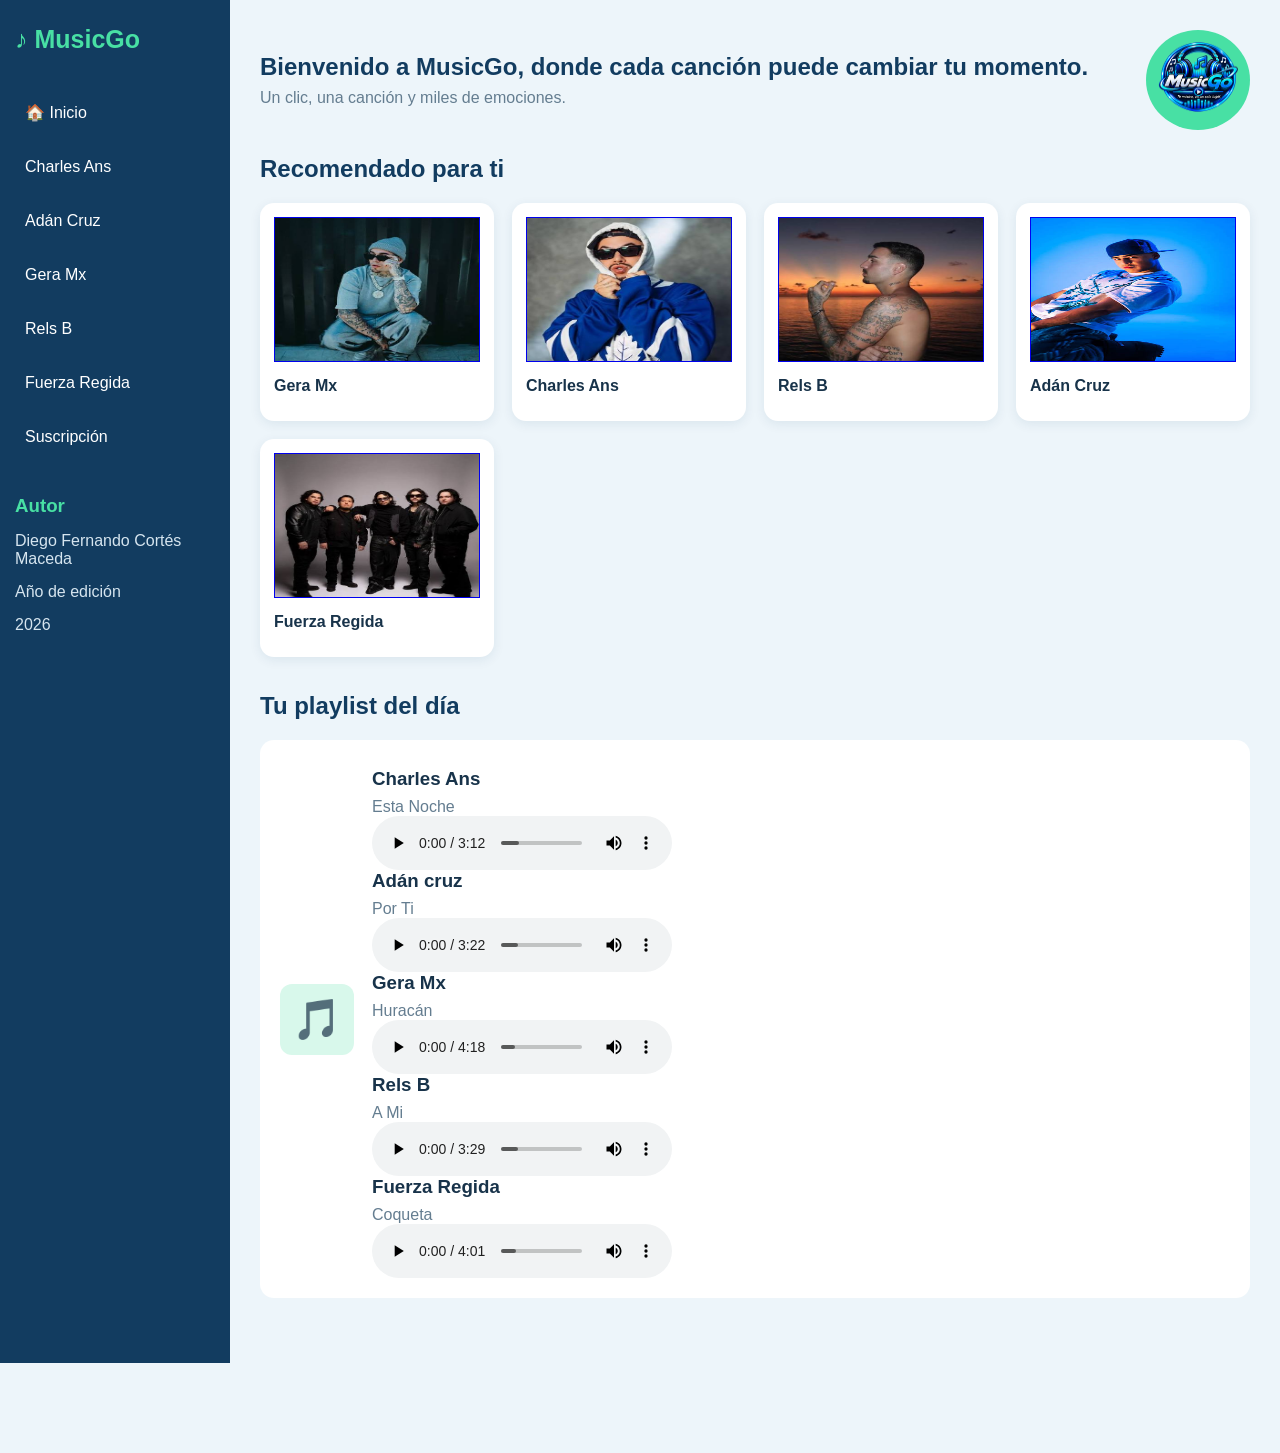
<file: index.html>
<!DOCTYPE html>
<html lang="es">
<head>
    <meta charset="UTF-8">
    <meta name="viewport" content="width=device-width, initial-scale=1.0">
    <title>MusicGo | Tu música</title>
    <link rel="stylesheet" href="estilos.css">
</head>
<body>
    <div class="contenedor">
        <aside class="menu">
            <h1 class="logo">♪ MusicGo</h1>
            <nav>
                <a href="index.html">🏠 Inicio</a>
                <a href="charles.html">Charles Ans</a>
                <a href="adan.html">Adán Cruz</a>
                <a href="gera.html">Gera Mx</a>
                <a href="rels.html">Rels B</a>
                <a href="fuerza.html">Fuerza Regida</a>
                <a href="formulario.html">Suscripción</a>
            </nav>
            <div class="menu-extra">
             <h3>Autor</h3>
                <p>Diego Fernando Cortés Maceda</p>
                <p>Año de edición</p>
                <p>2026</p>
             </aside>

        <main class="contenido" id="inicio">
            <header class="encabezado">
                <div>
                    <h2>Bienvenido a MusicGo, donde cada canción puede cambiar tu momento.</h2>
                    <p>Un clic, una canción y miles de emociones.</p>
                </div>
                <div class="perfil"><img src="logo.png" height="70" width="80" border=""></div>
            </header>

            <section class="seccion" id="biblioteca">
                <h2>Recomendado para ti</h2>
                <div class="canciones">
                    <article class="tarjeta">
                    <a href="gera.html">
                        <div class="portada portada1"><img src="gera.jpg" height="145" width="210" border="1"></div>
                        </a>
                        <h3>Gera Mx</h3>
                        <p></p>
                    </article>
                    <article class="tarjeta">
                    <a href="charles.html">
                        <div class="portada portada2"><img src="charles.jpg" height="145" width="210" border="1"></div>
                        </a>
                        <h3>Charles Ans</h3>
                        <p></p>
                    </article>
                    <article class="tarjeta">
                    <a href="rels.html">
                        <div class="portada portada3"><img src="rels.jpg" height="145" width="210" border="1"></div>
                        </a>
                        <h3>Rels B</h3>
                        <p></p>
                    </article>
                    <article class="tarjeta">
                    <a href="adan.html">
                        <div class="portada portada4"><img src="adan.jpg" height="145" width="210" border="1"></div>
                        </a>
                        <h3>Adán Cruz</h3>
                        <p></p>
                    </article>
                    <article class="tarjeta">
                    <a href="fuerza.html">
                        <div class="portada portada4"><img src="fuerza.jpg" height="145" width="210" border="1"></div>
                        </a>
                        <h3>Fuerza Regida</h3>
                        <p></p>
                    </article>
                </div>
            </section>

            <section class="seccion">
                <h2>Tu playlist del día</h2>
                <div class="playlist">
                    <span>🎵</span>
                    <div>
                        <h3></h3>
                        <p></p>
                        <div style="display:flex; flex-direction:column; gap:10px margin-top:15">
                        <h3>Charles Ans</h3>
                        <p>Esta Noche</p>
                        <audio controls src="audio 1.mp3"></audio>
                        <h3>Adán cruz</h3>
                        <p>Por Ti</p>
                        <audio controls src="audio 2.mp3"></audio>
                        <h3>Gera Mx</h3>
                        <p>Huracán</p>
                        <audio controls src="audio 3.mp3"></audio>
                        <h3>Rels B</h3>
                        <p>A Mi</p>
                        <audio controls src="audio 4.mp3"></audio>
                        <h3>Fuerza Regida</h3>
                        <p>Coqueta</p>
                        <audio controls src="audio 5.mp3"></audio>
                    </div>
                </div>
            </section>
        </main>
    </div>


    <script>
        function reproducir(cancion) {
            document.getElementById("titulo").textContent = cancion;
        }
    </script>
</body>
</html>
</file>
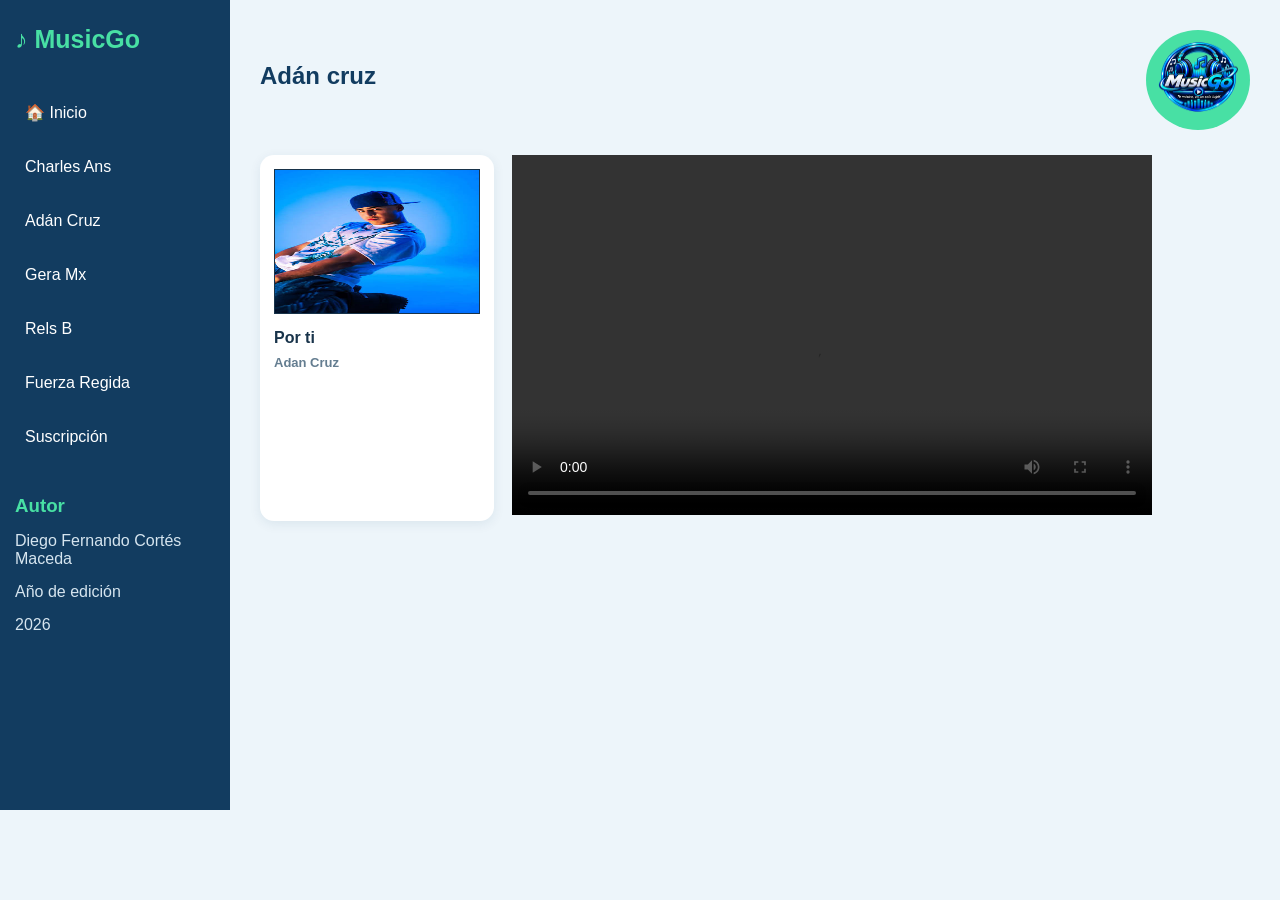
<file: adan.html>
<!DOCTYPE html>
<html lang="es">
<head>
    <meta charset="UTF-8">
    <meta name="viewport" content="width=device-width, initial-scale=1.0">
    <title>BlueMusic | Tu música</title>
    <link rel="stylesheet" href="estilos.css">
</head>
<body>
    <div class="contenedor">
        <aside class="menu">
            <h1 class="logo">♪ MusicGo</h1>
            <nav>
                <a href="index.html">🏠 Inicio</a>
                <a href="charles.html">Charles Ans</a>
                <a href="adan.html">Adán Cruz</a>
                <a href="gera.html">Gera Mx</a>
                <a href="rels.html">Rels B</a>
                <a href="fuerza.html">Fuerza Regida</a>
                <a href="formulario.html">Suscripción</a>
            </nav>
            <div class="menu-extra">
               <h3>Autor</h3>
                <p>Diego Fernando Cortés Maceda</p>
                <p>Año de edición</p>
                <p>2026</p>
            </div>
        </aside>

         <main class="contenido" id="inicio">
            <header class="encabezado">
                <div>
                <h2>Adán cruz</h2>    
                </div>
                <div class="perfil"><img src="logo.png" height="70" width="80" border=""></div>
            </header>

            <section id="buscar">
             <h2></h2> 
            </section><h2>  
<section class="seccion" id="biblioteca">
                <div class="canciones">
                    <article class="tarjeta">
                        <div class="portada portada1"><img src="adan.jpg" height="145" width="210" border="1"></div>
                        <h3>Por ti</h3>
                        <p>Adan Cruz</p>
                    </article>
<center>
<video width="640" height="360" controls="">
<source src="video 2.mp4" type="video/mp4">
</video>
</div>
</center>
</body>
</html>
</file>
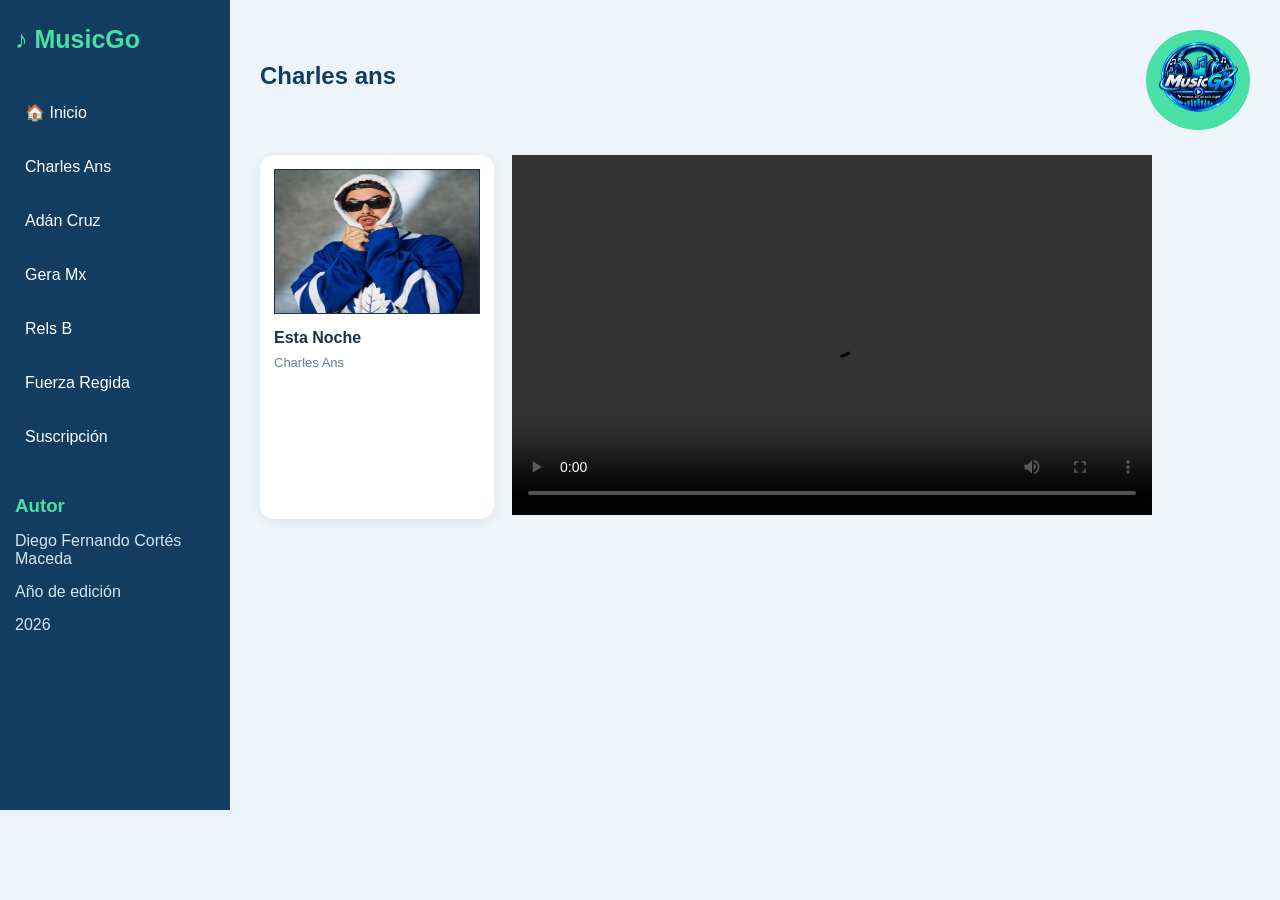
<file: charles.html>
<!DOCTYPE html>
<html lang="es">
<head>
    <meta charset="UTF-8">
    <meta name="viewport" content="width=device-width, initial-scale=1.0">
    <title>BlueMusic | Tu música</title>
    <link rel="stylesheet" href="estilos.css">
</head>
<body>
    <div class="contenedor">
        <aside class="menu">
            <h1 class="logo">♪ MusicGo</h1>
            <nav>
                <a href="index.html">🏠 Inicio</a>
                <a href="charles.html">Charles Ans</a>
                <a href="adan.html">Adán Cruz</a>
                <a href="gera.html">Gera Mx</a>
                <a href="rels.html">Rels B</a>
                <a href="fuerza.html">Fuerza Regida</a>
                <a href="formulario.html">Suscripción</a>
            </nav>
            <div class="menu-extra">
            <h3>Autor</h3>
         <p>Diego Fernando Cortés Maceda</p>
          <p>Año de edición</p>
                <p>2026</p>
        </aside>

        <main class="contenido" id="inicio">
            <header class="encabezado">
                <div>
                <h2>Charles ans</h2>    
                </div>
                <div class="perfil"><img src="logo.png" height="70" width="80" border=""></div>
            </header>

            <section id="buscar">
              
            </section>

            

            <section class="seccion" id="biblioteca">
                <div class="canciones">
                    <article class="tarjeta">
                        <div class="portada portada1"><img src="charles.jpg" height="145" width="210" border="1"></div>
                        <h3>Esta Noche</h3>
                        <p>Charles Ans</p>
                    </article>
<center>
<video width="640" height="360" controls="">
<source src="video 1.mp4" type="video/mp4">
</video>
</div>
</center>
</body>
</html>
</file>
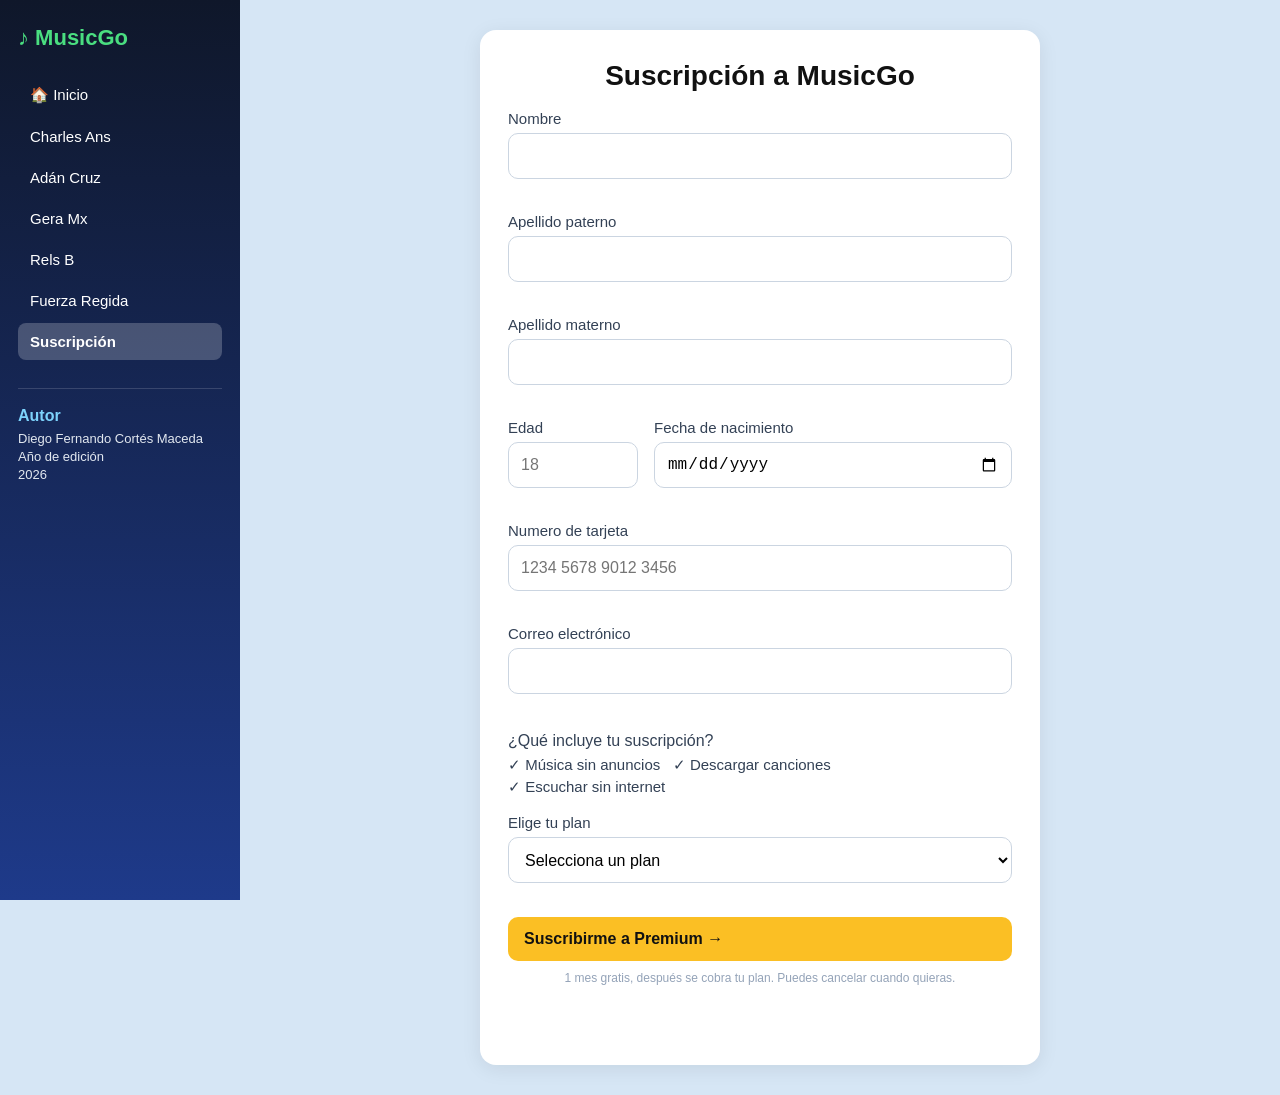
<file: formulario.html>
<!DOCTYPE html>
<html lang="es">
<head>
<meta charset="UTF-8">
<meta name="viewport" content="width=device-width, initial-scale=1.0">
<title>Suscripción a MusicGo</title>
<link rel="stylesheet" href="estilos_actualizados.css">
<script src="validaciones_actualizadas.js" defer></script>
</head>
<body>
<div class="contenedor">

<aside class="menu">
<h1 class="logo">♪ MusicGo</h1>
<nav>
<a href="index.html#inicio">🏠 Inicio</a>
<a href="index.html#charles">Charles Ans</a>
<a href="index.html#adan">Adán Cruz</a>
<a href="index.html#gera">Gera Mx</a>
<a href="index.html#rels">Rels B</a>
<a href="index.html#fuerza">Fuerza Regida</a>
<a href="formulario.html" class="activo">Suscripción</a>
</nav>
<div class="menu-extra">
<h3>Autor</h3>
<p>Diego Fernando Cortés Maceda</p>
<p>Año de edición</p>
<p>2026</p>
</aside>

<main class="contenido">
<form id="formulario" novalidate>
<h1 class="titulo-suscripcion">Suscripción a MusicGo</h1>

<label for="nombre">Nombre</label>
<input type="text" id="nombre" maxlength="100" required>
<small class="error" id="error-nombre"></small>

<label for="paterno">Apellido paterno</label>
<input type="text" id="paterno" maxlength="100" required>
<small class="error" id="error-paterno"></small>

<label for="materno">Apellido materno</label>
<input type="text" id="materno" maxlength="100" required>
<small class="error" id="error-materno"></small>

<div class="fila">
<div class="campo-edad">
<label for="edad">Edad</label>
<input type="text" id="edad" inputmode="numeric" maxlength="3" placeholder="18" required>
<small class="error" id="error-edad"></small>
</div>
<div class="campo-fecha">
<label for="fecha">Fecha de nacimiento</label>
<input type="date" id="fecha" required>
<small class="error" id="error-fecha"></small>
</div>
</div>

<label for="tarjeta">Numero de tarjeta</label>
<input type="text" id="tarjeta" placeholder="1234 5678 9012 3456" inputmode="numeric" maxlength="19" required>
<small class="error" id="error-tarjeta"></small>

<label for="email">Correo electrónico</label>
<input type="email" id="email" required>
<small class="error" id="error-email"></small>

<p class="titulo-incluye">¿Qué incluye tu suscripción?</p>
<p class="incluye">✓ Música sin anuncios &nbsp; ✓ Descargar canciones</p>
<p class="incluye">✓ Escuchar sin internet</p>

<label for="plan">Elige tu plan</label>
<select id="plan" required>
<option value="">Selecciona un plan</option>
<option value="individual">Individual - $129 / mes</option>
<option value="estudiantes">Estudiantes - $69 / mes</option>
<option value="duo">Duo - $169 / mes</option>
<option value="familiar">Familiar - $199 / mes</option>
</select>
<small class="error" id="error-plan"></small>

<button type="submit" class="btn-premium">Suscribirme a Premium →</button>
<p class="nota">1 mes gratis, después se cobra tu plan. Puedes cancelar cuando quieras.</p>
<p id="mensaje" role="status" aria-live="polite"></p>

</form>
</main>
</div>
</body>
</html>
</file>
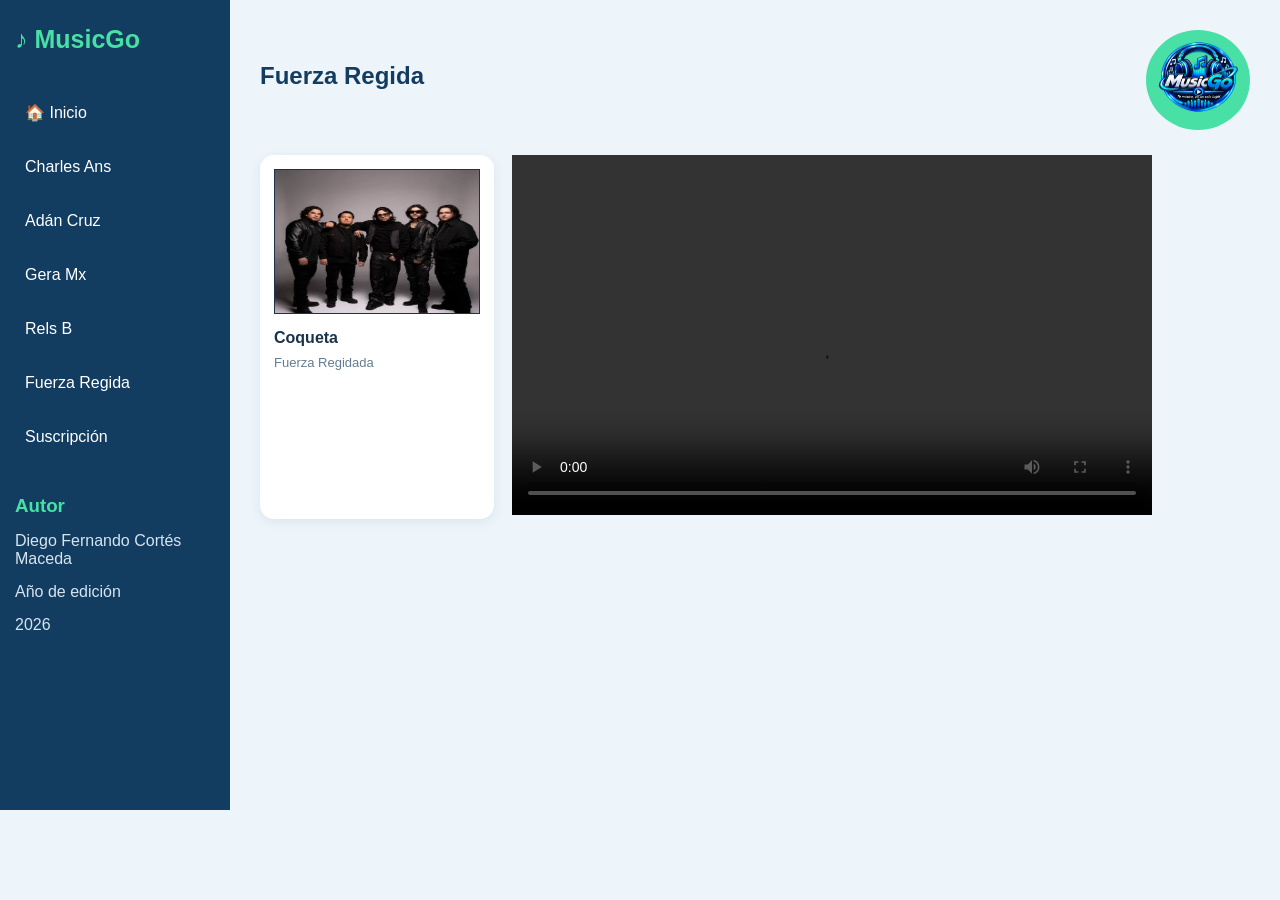
<file: fuerza.html>
<!DOCTYPE html>
<html lang="es">
<head>
    <meta charset="UTF-8">
    <meta name="viewport" content="width=device-width, initial-scale=1.0">
    <title>BlueMusic | Tu música</title>
    <link rel="stylesheet" href="estilos.css">
</head>
<body>
    <div class="contenedor">
        <aside class="menu">
            <h1 class="logo">♪ MusicGo</h1>
            <nav>
                <a href="index.html">🏠 Inicio</a>
                <a href="charles.html">Charles Ans</a>
                <a href="adan.html">Adán Cruz</a>
                <a href="gera.html">Gera Mx</a>
                <a href="rels.html">Rels B</a>
                <a href="fuerza.html">Fuerza Regida</a>
                <a href="formulario.html">Suscripción</a>
            </nav>
            <div class="menu-extra">
                <h3>Autor</h3>
                <p>Diego Fernando Cortés Maceda</p>
                <p>Año de edición</p>
                <p>2026</p>
            </div>
        </aside>

        <main class="contenido" id="inicio">
            <header class="encabezado">
                <div>
                <h2>Fuerza Regida</h2>    
                </div>
                <div class="perfil"><img src="logo.png" height="70" width="80" border=""></div>
            </header>

            <section id="buscar">
              
            </section>
<section class="seccion" id="biblioteca">
                <div class="canciones">
                    <article class="tarjeta">
                        <div class="portada portada1"><img src="fuerza.jpg" height="145" width="210" border="1"></div>
                        <h3>Coqueta</h3>
                        <p>Fuerza Regidada</p>
                    </article>
<center>
<video width="640" height="360" controls="">
<source src="video 5.mp4" type="video/mp4">
</video>
</div>
</center>
</body>
</html>
</file>
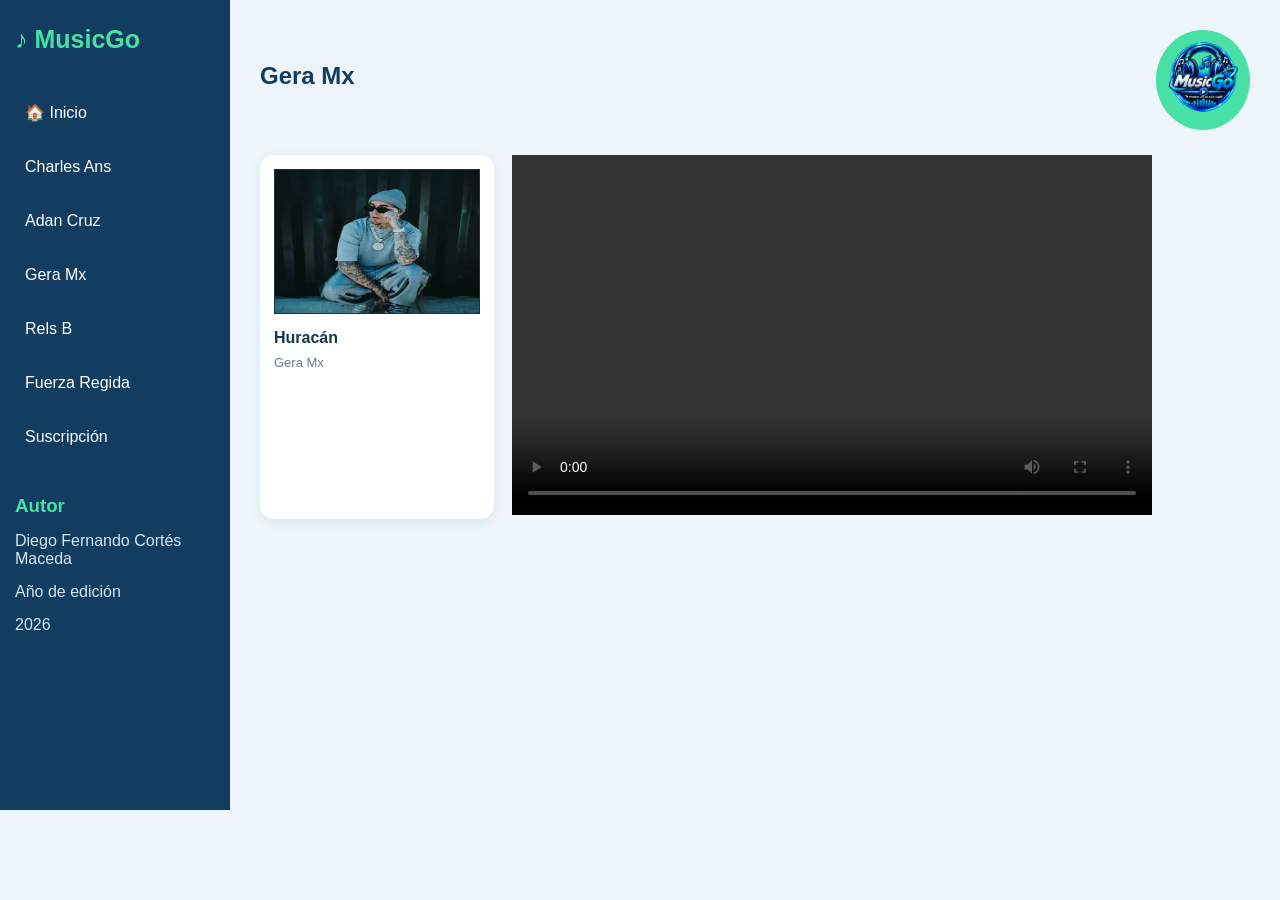
<file: gera.html>
<!DOCTYPE html>
<html lang="es">
<head>
    <meta charset="UTF-8">
    <meta name="viewport" content="width=device-width, initial-scale=1.0">
    <title>BlueMusic | Tu música</title>
    <link rel="stylesheet" href="estilos.css">
</head>
<body>
    <div class="contenedor">
        <aside class="menu">
            <h1 class="logo">♪ MusicGo</h1>
            <nav>
                <a href="index.html">🏠 Inicio</a>
                <a href="charles.html">Charles Ans</a>
                <a href="adan.html">Adan Cruz</a>
                <a href="gera.html">Gera Mx</a>
                <a href="rels.html">Rels B</a>
                <a href="fuerza.html">Fuerza Regida</a>
                <a href="formulario.html">Suscripción</a>
            </nav>
            <div class="menu-extra">
                <h3>Autor</h3>
                <p>Diego Fernando Cortés Maceda</p>
                <p>Año de edición</p>
                <p>2026</p>
            </div>
        </aside>

        <main class="contenido" id="inicio">
            <header class="encabezado">
                <div>
                <h2>Gera Mx</h2>    
                </div>
                <div class="perfil"><img src="logo.png" height="70" width="70" border=""></div>
            </header>

            <section id="buscar">
              
            </section>
<section class="seccion" id="biblioteca">
                <div class="canciones">
                    <article class="tarjeta">
                        <div class="portada portada1"><img src="gera.jpg" height="145" width="210" border="1"></div>
                        <h3>Huracán</h3>
                        <p>Gera Mx</p>
                    </article>
<center>
<video width="640" height="360" controls="">
<source src="video 3.mp4" type="video/mp4">
</video>
</div>
</center>
</body>
</html>
</file>
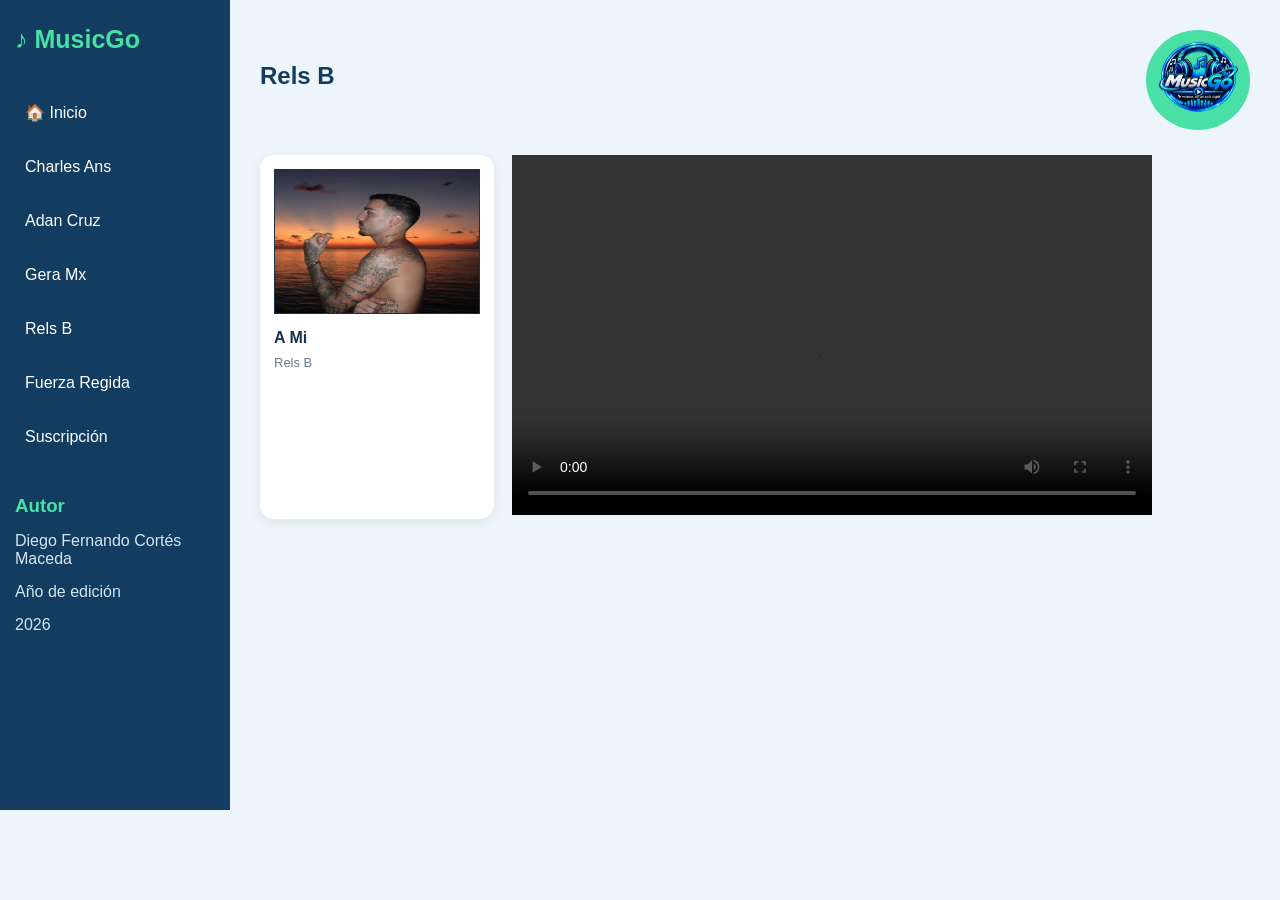
<file: rels.html>
<!DOCTYPE html>
<html lang="es">
<head>
    <meta charset="UTF-8">
    <meta name="viewport" content="width=device-width, initial-scale=1.0">
    <title>BlueMusic | Tu música</title>
    <link rel="stylesheet" href="estilos.css">
</head>
<body>
    <div class="contenedor">
        <aside class="menu">
            <h1 class="logo">♪ MusicGo</h1>
            <nav>
                <a href="index.html">🏠 Inicio</a>
                <a href="charles.html">Charles Ans</a>
                <a href="adan.html">Adan Cruz</a>
                <a href="gera.html">Gera Mx</a>
                <a href="rels.html">Rels B</a>
                <a href="fuerza.html">Fuerza Regida</a>
                <a href="formulario.html">Suscripción</a>
            </nav>
            <div class="menu-extra">
                <h3>Autor</h3>
                <p>Diego Fernando Cortés Maceda</p>
                <p>Año de edición</p>
                <p>2026</p>
            </div>
        </aside>

        <main class="contenido" id="inicio">
            <header class="encabezado">
                <div>
                <h2>Rels B</h2>    
                </div>
                <div class="perfil"><img src="logo.png" height="70" width="80" border=""></div>
            </header>

            <section id="buscar">
              
            </section>
<section class="seccion" id="biblioteca">
                <div class="canciones">
                    <article class="tarjeta">
                        <div class="portada portada1"><img src="rels.jpg" height="145" width="210" border="1"></div>
                        <h3>A Mi</h3>
                        <p>Rels B</p>
                    </article>
<center>
<video width="640" height="360" controls="">
<source src="video 4.mp4" type="video/mp4">
</video>
</div>
</center>
</body>
</html>
</file>
<file: estilos.css>
/* Estilos generales */
* {
    margin: 0;
    padding: 0;
    box-sizing: border-box;
}

body {
    font-family: Arial, sans-serif;
    background-color: #edf5fa;
    color: #18334a;
}

.contenedor {
    display: flex;
    min-height: 100vh;
    padding-bottom: 90px;
}

/* Menu lateral */
.menu {
    width: 230px;
    background-color: #123c60;
    color: white;
    padding: 25px 15px;
    flex-shrink: 0;
}

.logo {
    color: #48e0a4;
    margin-bottom: 35px;
    font-size: 25px;
}

.menu nav a {
    display: block;
    color: white;
    text-decoration: none;
    padding: 14px 10px;
    border-radius: 8px;
    margin-bottom: 8px;
}

.menu nav a:hover {
    background-color: #24577c;
    color: #48e0a4;
}

.menu-extra {
    margin-top: 35px;
}

.menu-extra h3 {
    margin-bottom: 15px;
    color: #48e0a4;
}

.menu-extra p {
    margin: 15px 0;
    color: #d6e5ef;
}

/* Contenido principal */
.contenido {
    flex: 1;
    padding: 30px;
    min-width: 0;
}

.encabezado {
    display: flex;
    justify-content: space-between;
    align-items: center;
    gap: 15px;
    margin-bottom: 25px;
}

.encabezado h2 {
    color: #123c60;
    margin-bottom: 8px;
}

.encabezado p {
    color: #647d90;
}

.perfil {
    background-color: #48e0a4;
    border-radius: 50%;
    padding: 12px;
    font-size: 22px;
}

/* Buscador */
input {
    width: 100%;
    padding: 14px;
    border: 2px solid #d5e4ed;
    border-radius: 25px;
    font-size: 15px;
    outline: none;
    margin-bottom: 30px;
}

input:focus {
    border-color: #27b982;
}

/* Secciones */
.seccion {
    margin-bottom: 35px;
}

.seccion h2 {
    margin-bottom: 20px;
    color: #123c60;
}

/* Generos musicales */
.generos {
    display: grid;
    grid-template-columns: repeat(4, 1fr);
    gap: 15px;
}

.genero {
    padding: 25px 10px;
    border-radius: 12px;
    color: white;
    font-size: 18px;
    font-weight: bold;
    text-align: center;
}

.pop { background-color: #2676ad; }
.rock { background-color: #17654e; }
.rap { background-color: #28508d; }
.elec { background-color: #21a77b; }

/* Tarjetas de canciones */
.canciones {
    display: grid;
    grid-template-columns: repeat(4, minmax(0, 1fr));
    gap: 18px;
}

.tarjeta {
    background-color: white;
    padding: 14px;
    border-radius: 14px;
    box-shadow: 0 3px 12px #123c6015;
    transition: transform 0.2s;
    min-width: 0;
}

.tarjeta:hover { transform: translateY(-5px); }

.portada {
    height: 145px;
    border-radius: 10px;
    display: flex;
    justify-content: center;
    align-items: center;
    font-size: 55px;
    margin-bottom: 15px;
}

.portada1 { background: linear-gradient(135deg, #54d6b0, #2676ad); }
.portada2 { background: linear-gradient(135deg, #17654e, #8ce8bb); }
.portada3 { background: linear-gradient(135deg, #123c60, #718fe0); }
.portada4 { background: linear-gradient(135deg, #2b9d8f, #173d69); }

.tarjeta h3 {
    font-size: 16px;
    margin-bottom: 8px;
}

.tarjeta p {
    color: #647d90;
    font-size: 13px;
    margin-bottom: 12px;
}

.tarjeta button {
    background-color: #21b982;
    color: #123c60;
    border: none;
    padding: 10px;
    border-radius: 20px;
    cursor: pointer;
    font-weight: bold;
    width: 100%;
}

.tarjeta button:hover { background-color: #48e0a4; }

/* Playlist */
.playlist {
    display: flex;
    align-items: center;
    gap: 18px;
    padding: 20px;
    background-color: white;
    border-radius: 14px;
}

.playlist span {
    font-size: 40px;
    background-color: #d8f8eb;
    padding: 12px;
    border-radius: 12px;
}

.playlist h3 { margin-bottom: 8px; }
.playlist p { color: #647d90; }

/* Reproductor inferior */
.reproductor {
    position: fixed;
    bottom: 0;
    left: 0;
    width: 100%;
    min-height: 80px;
    background-color: #123c60;
    color: white;
    display: flex;
    justify-content: space-between;
    align-items: center;
    gap: 15px;
    padding: 15px 25px;
}

.cancion-actual {
    display: flex;
    align-items: center;
    gap: 12px;
    min-width: 0;
}

.cancion-actual span {
    font-size: 28px;
    color: #48e0a4;
}

.cancion-actual strong { overflow-wrap: anywhere; }

.cancion-actual p {
    color: #c4d7e5;
    font-size: 13px;
    margin-top: 5px;
}

.controles {
    display: flex;
    gap: 12px;
}

.controles button {
    background-color: #48e0a4;
    color: #123c60;
    border: none;
    border-radius: 50%;
    width: 38px;
    height: 38px;
    cursor: pointer;
    font-size: 16px;
}

.controles button:hover { background-color: white; }

.estado {
    color: #c4d7e5;
    font-size: 13px;
}

/* Adaptacion para celulares */
@media (max-width: 900px) {
    .canciones { grid-template-columns: repeat(2, minmax(0, 1fr)); }
    .generos { grid-template-columns: repeat(2, 1fr); }
    .estado { display: none; }
}

@media (max-width: 600px) {
    .menu {
        width: 90px;
        padding: 15px 8px;
    }

    .logo {
        font-size: 17px;
        margin-bottom: 20px;
    }

    .menu nav a {
        font-size: 12px;
        padding: 12px 5px;
        overflow-wrap: anywhere;
    }

    .menu-extra { display: none; }
    .contenido { padding: 18px 12px; }
    .encabezado h2 { font-size: 20px; }
    .portada { height: 110px; }

    .reproductor {
        padding: 12px;
        gap: 8px;
    }

    .cancion-actual { flex: 1; }
    .cancion-actual strong { font-size: 12px; }
    .controles { gap: 5px; }

    .controles button {
        width: 30px;
        height: 30px;
        font-size: 12px;
    }
}
.suscripcion {
  font-family: Arial, sans-serif;
}
.checks {
  display: flex;
  gap: 15px;
  flex-wrap: wrap;
  margin: 5px 0 15px 0;
}
select {
  width: 100%;
  padding: 12px;
  border: 1px solid #333;
  border-radius: 12px;
  font-size: 15px;
  margin: 8px 0 15px 0;
}
.boton-premium {
  width: 100%;
  background: #ff9f1a;
  color: black;
  font-weight: bold;
  border: none;
  padding: 14px;
  border-radius: 10px;
  font-size: 16px;
  cursor: pointer;
  text-align: left;
}
.nota {
  font-size: 12px;
  color: gray;
  text-align: center;
  margin-top: 12px;
}
.fila-chiquita { display: flex; gap: 20px; align-items: flex-start; }
.fecha-3 { display: flex; align-items: center; gap: 5px; }
#dia, #mes, #anio, #edad { height: 42px; box-sizing: border-box; border: 1px solid #ccc; border-radius: 10px; font-size: 15px; }
#dia { width: 60px; }
#mes { width: 115px; }
#anio { width: 80px; }


.num-flechas {
  height: 42px;
  display: flex;
  align-items: center;
  border: 1px solid #ccc;
  border-radius: 10px;
  background: white;
  overflow: hidden;
}

.num-flechas input {
  border: none;
  outline: none;
  height: 100%;
  min-width: 0;
  flex: 1;
  text-align: center;
  font-size: 15px;
  padding: 0;
}

/* DIA más ancho */
#dia { width: 55px; }
#dia + .flechas, .num-flechas:has(#dia) { width: 88px; }

/* AÑO más ancho, porque son 4 números */
#anio { width: 70px; }
.num-flechas:has(#anio) { width: 108px; }

.flechas { display: flex; flex-direction: column; }
.flechas button {
  border: none;
  background: #eee;
  cursor: pointer;
  height: 21px;
  width: 24px;
  font-size: 9px;
  line-height: 1;
}
</file>
<file: estilos_actualizados.css>
* { box-sizing: border-box; }
body { margin: 0; font-family: Arial, sans-serif; background: #d6e6f5; color: #1e293b; }

.contenedor { display: flex; align-items: flex-start; }

/* MENÚ - MISMO TAMAÑO QUE TU INDEX, FIJO, NO SE ESTIRA */
.menu { width: 240px; height: 100vh; position: sticky; top: 0; flex-shrink: 0; background: linear-gradient(to bottom, #0f172a, #1e3a8a); color: white; padding: 25px 18px; overflow-y: auto; }
.logo { margin: 0 0 25px 0; font-size: 22px; color: #4ade80; }
.menu nav { display: flex; flex-direction: column; gap: 4px; }
.menu nav a { color: white; text-decoration: none; padding: 10px 12px; border-radius: 8px; font-size: 15px; }
.menu nav a:hover { background: rgba(255,255,255,.15); }
.menu nav a.activo { background: rgba(255,255,255,.22); font-weight: bold; }
.menu-extra { margin-top: 28px; padding-top: 18px; border-top: 1px solid rgba(255,255,255,.15); }
.menu-extra h3 { color: #7dd3fc; margin: 0 0 6px 0; font-size: 16px; }
.menu-extra p { margin: 3px 0; font-size: 13px; color: #e2e8f0; }

.contenido { flex: 1; padding: 30px 22px; }
form { max-width: 560px; margin: 0 auto; background: #fff; border-radius: 16px; padding: 30px 28px; box-shadow: 0 4px 20px rgba(0,0,0,.08); }
.titulo-suscripcion { text-align: center; color: #111; font-size: 28px; margin: 0 0 10px 0; }
label { display: block; margin: 18px 0 6px; font-size: 15px; color: #334155; }
input, select { width: 100%; height: 46px; padding: 0 12px; border: 1.5px solid #cbd5e1; border-radius: 10px; font-size: 16px; background: #fff; outline: none; }
input:focus, select:focus { border-color: #93c5fd; }
input.invalido, select.invalido { border-color: #d93025; }
.error { display: block; min-height: 14px; margin-top: 2px; color: #d93025; font-size: 13px; }
.fila { display: flex; gap: 16px; }
.campo-edad { width: 130px; flex-shrink: 0; }
.campo-fecha { flex: 1; }
.titulo-incluye { margin: 22px 0 6px; font-size: 16px; color: #334155; }
.incluye { margin: 4px 0; color: #334155; font-size: 15px; }
.btn-premium { width: 100%; margin-top: 18px; padding: 13px 16px; border: 0; border-radius: 10px; background: #fbbf24; color: #111; font-size: 16px; font-weight: bold; cursor: pointer; text-align: left; }
.btn-premium:hover { background: #f59e0b; }
.nota { text-align: center; font-size: 12px; color: #94a3b8; margin: 10px 0 14px; }
.btn-musicgo { width: 100%; padding: 12px; border: 1.5px solid #94a3b8; border-radius: 10px; background: #fff; color: #475569; font-size: 15px; cursor: pointer; }
#mensaje { text-align: center; font-weight: bold; margin-top: 12px; min-height: 20px; }

@media (max-width: 700px) {
  .contenedor { flex-direction: column; }
  .menu { width: 100%; height: auto; position: static; }
}
</file>
